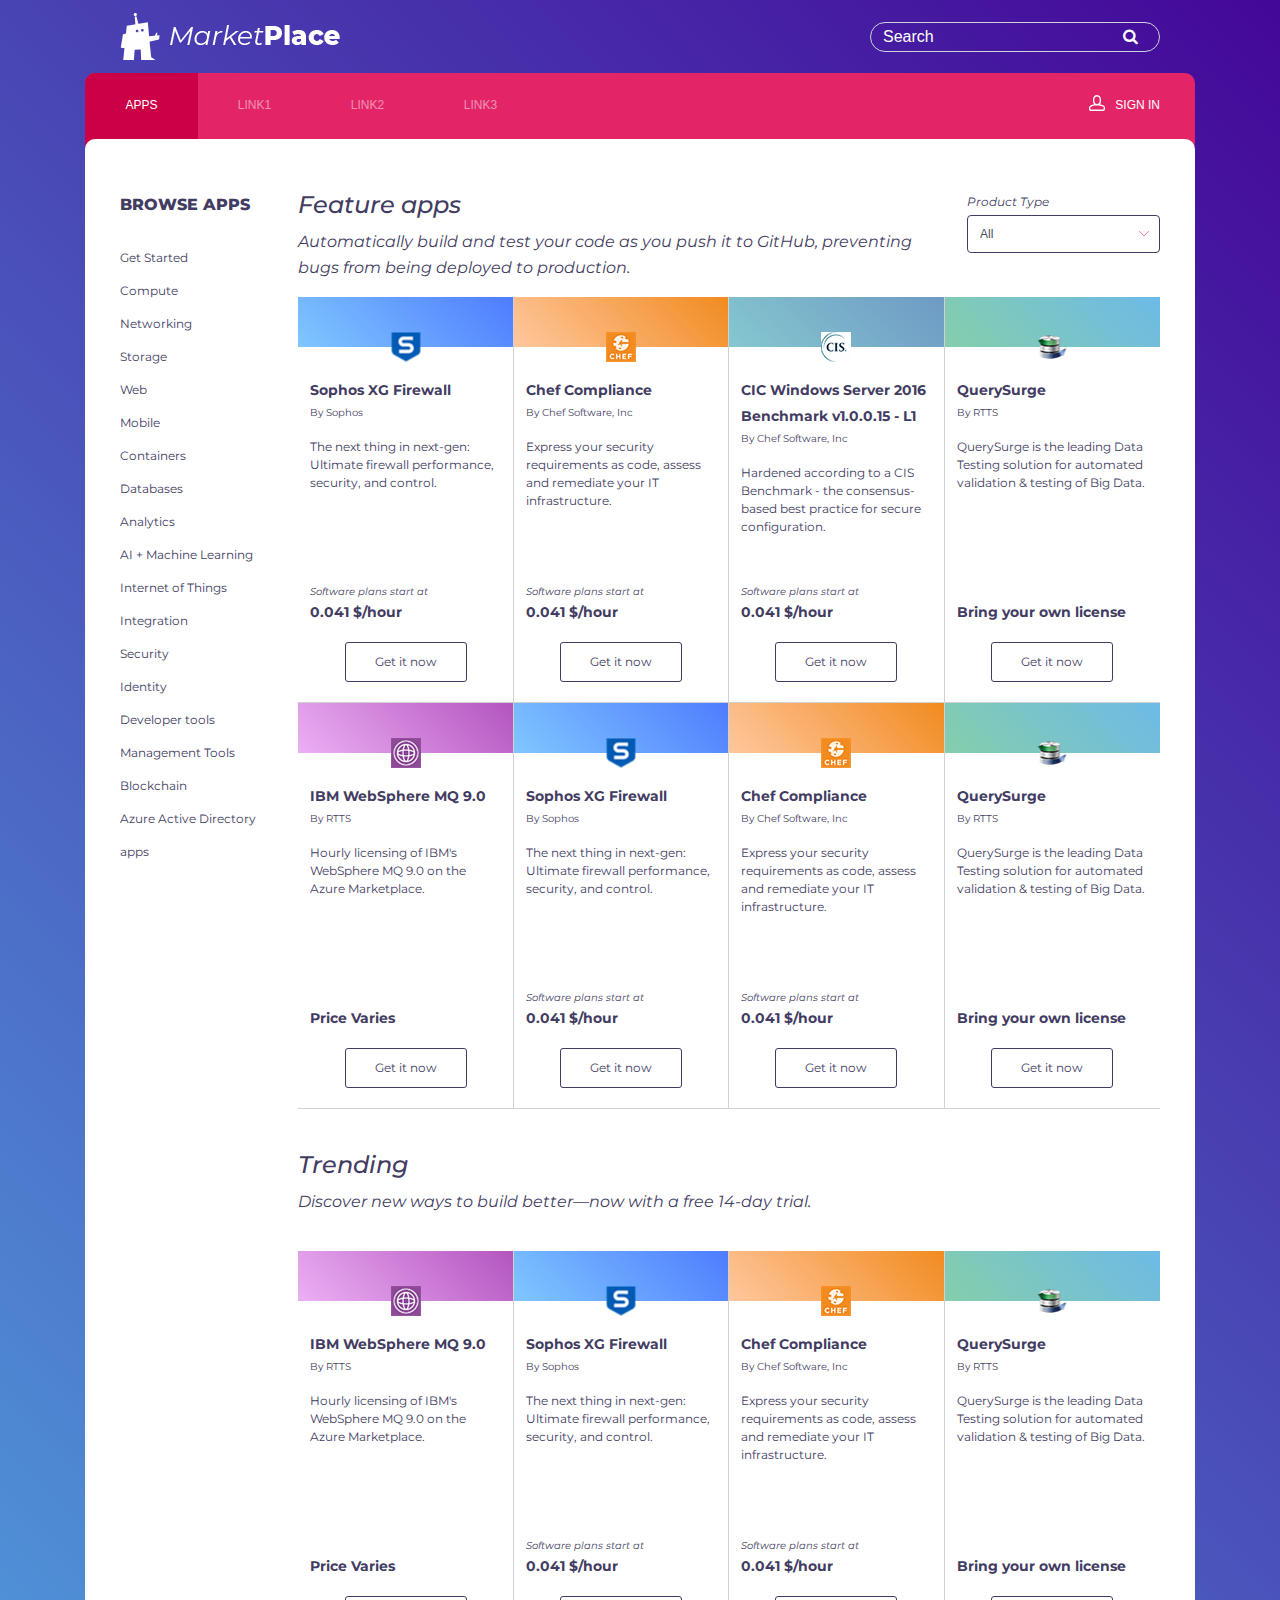
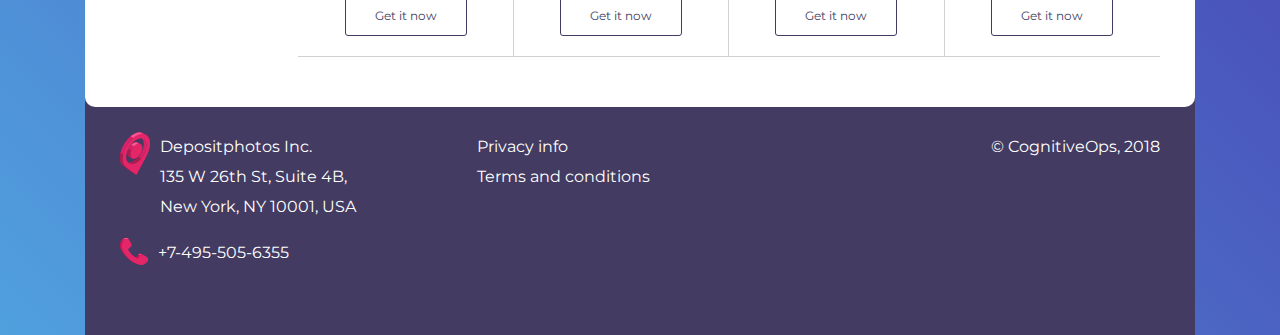
<file: index.html>
<!DOCTYPE html>
<html lang="en">
<head>
  <title>Marketplace</title>
  <meta charset="utf-8">
  <meta name="viewport" content="width=device-width, initial-scale=1">
  <link rel="stylesheet" href="https://maxcdn.bootstrapcdn.com/bootstrap/4.1.3/css/bootstrap.min.css">
  <link rel="stylesheet" href="style.css">
  <link rel="stylesheet" href="https://cdnjs.cloudflare.com/ajax/libs/font-awesome/4.7.0/css/font-awesome.min.css">
  <link href="https://fonts.googleapis.com/css?family=Montserrat:400,400i,500,500i,600,600i,700" rel="stylesheet">
  <script src="https://ajax.googleapis.com/ajax/libs/jquery/3.3.1/jquery.min.js"></script>
  <script src="https://cdnjs.cloudflare.com/ajax/libs/popper.js/1.14.3/umd/popper.min.js"></script>
  <script src="https://maxcdn.bootstrapcdn.com/bootstrap/4.1.3/js/bootstrap.min.js"></script>
  
</head>
<body>
<div class="container-fluid main_wrapper">
  <div class="container">
    <div class="header">
      <nav class="navbar navbar-dark  navbar-expand-lg  navbar_top">
        <a class="navbar-brand" href="#"><img src="images/logo.png"/></a>
        <button class="navbar-toggler" type="button" data-toggle="collapse" data-target="#navbarSupportedContent" aria-controls="navbarSupportedContent" aria-expanded="false" aria-label="Toggle navigation">
          <span class="navbar-toggler-icon"></span>
        </button>

        <div class="navbar-collapse justify-content-end search_nav">
          <form class="form-inline my-2 my-lg-0 search_input">
            <input class="form-control mr-sm-2" type="search" placeholder="Search" aria-label="Search">
            <button class="button_search bg-transparent" type="submit"><i class="fa fa-search"></i></button>
          </form>
        </div>
      </nav>
      <nav class="navbar navbar-dark navbar-expand-lg  navbar_bottom">     
        <div class="collapse navbar-collapse" id="navbarSupportedContent">
          <ul class="navbar-nav mr-auto">
            <li class="nav-item active">
              <a class="nav-link active" href="#">Apps<span class="sr-only">(current)</span></a>
            </li>
            <li class="nav-item">
              <a class="nav-link" href="#">Link1</a>
            </li>  
            <li class="nav-item">
              <a class="nav-link" href="#">Link2</a>
            </li>  
            <li class="nav-item">
              <a class="nav-link" href="#">Link3</a>
            </li> 
          </ul>
          <form class="form-inline my-2 my-lg-0">
            <a href="javascript:void(0)"><img src="images/user.png"/>Sign in</a>
            
          </form>
        </div>
      </nav>
    </div>
    <div class="main_content">
      <div class="row">
        <div class="col-12 col-sm-12 col-md-2 col-lg-2 main_content_left">
          <h3>Browse Apps <img class="float-right" src="images/back.png"></h3>
          <div class="ul_wrapper">
            <ul>
              <li><a href="javascript:void(0);">Get Started</a></li>
              <li><a href="javascript:void(0);">Compute</a></li>
              <li><a href="javascript:void(0);">Networking</a></li>
              <li><a href="javascript:void(0);">Storage</a></li>
              <li><a href="javascript:void(0);">Web</a></li>
              <li><a href="javascript:void(0);">Mobile</a></li>
              <li><a href="javascript:void(0);">Containers</a></li>
              <li><a href="javascript:void(0);">Databases</a></li>
              <li><a href="javascript:void(0);">Analytics</a></li>
              <li><a href="javascript:void(0);">AI + Machine Learning</a></li>
              <li><a href="javascript:void(0);">Internet of Things</a></li>
              <li><a href="javascript:void(0);">Integration</a></li>
              <li><a href="javascript:void(0);">Security</a></li>
              <li><a href="javascript:void(0);">Identity</a></li>
              <li><a href="javascript:void(0);">Developer tools</a></li>
              <li><a href="javascript:void(0);">Management Tools</a></li>
              <li><a href="javascript:void(0);">Blockchain</a></li>
              <li><a href="javascript:void(0);">Azure Active Directory apps</a></li>
            </ul>
          </div>
        </div>
        <div class="col-12 col-sm-12 col-md-10 col-lg-10 main_content_right">
          <div class="row">
            <div class="right_text col-sm-8 col-md-9 col-lg-9">
              <h2>Feature apps</h2>
              <p>Automatically build and test your code as you push it to GitHub, preventing bugs from being deployed to production.</p>             
            </div>
            <div class="right_text col-sm-4 col-md-3 col-lg-3">
              <div class="form-group">
                <label>Product Type</label>
                <select class="form-control" id="exampleFormControlSelect1">
                  <option>All</option>
                  <option>2</option>
                  <option>3</option>
                  <option>4</option>
                  <option>5</option>
                </select>
              </div>
            </div>
          </div>
          <div class="row">
            <div class="col-sm-12 col-md-12 col-lg-12 main_content_right">
              <div class="box_main row">
                <div class="col-12 col-sm-6  col-md-6 col-lg-3 box">
                  <div>
                    <div class="box_title">
                      <div class="title_top gradient_blue">
                        <img src="images/Small.png"/>
                      </div>
                    </div>
                    <div class="box_content_wrapper">
                        <div class="box_height">
                          <label>Sophos XG Firewall</label>
                          <span class="box_meta">By Sophos</span>
                          <div class="box_content">
                            The next thing in next-gen: Ultimate firewall performance, security, and control.
                          </div>
                        </div>
                        <div class="box_bottom">
                          <span>Software plans start at</span>
                          <span class="rate">0.041 $/hour</span>
                          <button type="button" class="btn btn_outline_pink">Get it now</button>
                        </div>
                    </div>
                  </div>
                </div>

                <div class="col-12 col-sm-6  col-md-6 col-lg-3 box">
                  <div>
                    <div class="box_title">
                      <div class="title_top  gradient_orange">
                        <img src="images/chef.png"/>
                      </div>
                    </div>
                    <div class="box_content_wrapper">
                        <div class="box_height">
                          <label>Chef Compliance</label>
                          <span class="box_meta">By Chef Software, Inc</span>
                          <div class="box_content">
                            Express your security requirements as code, assess and remediate your IT infrastructure.
                          </div>
                        </div>
                        <div class="box_bottom">
                          <span>Software plans start at</span>
                          <span class="rate">0.041 $/hour</span>
                          <button type="button" class="btn btn_outline_pink">Get it now</button>
                        </div>
                    </div>
                    
                  </div>
                </div> 

                <div class="col-12 col-sm-6  col-md-6 col-lg-3 box">
                  <div>
                    <div class="box_title">
                      <div class="title_top gradient_seagreen">
                        <img src="images/cis.png"/>
                      </div>
                    </div>
                    <div class="box_content_wrapper">
                        <div class="box_height">
                          <label>CIC Windows Server 2016 Benchmark v1.0.0.15 - L1</label>
                          <span class="box_meta">By Chef Software, Inc</span>
                          <div class="box_content">
                            Hardened according to a CIS Benchmark - the consensus-based best practice for secure configuration.
                          </div>
                        </div>
                        <div class="box_bottom">
                          <span>Software plans start at</span>
                          <span class="rate">0.041 $/hour</span>
                          <button type="button" class="btn btn_outline_pink">Get it now</button>
                        </div>
                    </div>
                    
                  </div>
                </div> 

                <div class="col-12 col-sm-6  col-md-6 col-lg-3 box box4">
                  <div>
                    <div class="box_title">
                      <div class="title_top gradient_green">
                        <img src="images/grid.png"/>
                      </div>
                    </div>
                    <div class="box_content_wrapper">
                        <div class="box_height">
                          <label>QuerySurge</label>
                          <span class="box_meta">By RTTS</span>
                          <div class="box_content">
                            QuerySurge is the leading Data Testing solution for automated validation & testing of Big Data.
                          </div>
                        </div>
                        <div class="box_bottom">
                          <span style="visibility: hidden">Software plans start at</span>
                          <span class="rate">Bring your own license</span>
                          <button type="button" class="btn btn_outline_pink">Get it now</button>
                        </div>
                    </div>
                    
                  </div>
                </div> 

                <div class="col-12 col-sm-6  col-md-6 col-lg-3 box">
                  <div>
                    <div class="box_title">
                      <div class="title_top gradient_pink">
                        <img src="images/round.png"/>
                      </div>
                    </div>
                    <div class="box_content_wrapper">
                      <div class="box_height">
                        <label>IBM WebSphere MQ 9.0</label>
                        <span class="box_meta">By RTTS</span>
                        <div class="box_content">
                          Hourly licensing of IBM's WebSphere MQ 9.0 on the Azure Marketplace.
                        </div>
                      </div>
                        <div class="box_bottom">
                          <span style="visibility: hidden">Software plans start at</span>
                          <span class="rate">Price Varies</span>
                          <button type="button" class="btn btn_outline_pink">Get it now</button>
                        </div>
                    </div>
                    
                  </div>
                </div>    


                <div class="col-12 col-sm-6  col-md-6 col-lg-3 box">
                  <div>
                    <div class="box_title">
                      <div class="title_top gradient_blue">
                        <img src="images/Small.png"/>
                      </div>
                    </div>
                    <div class="box_content_wrapper">
                      <div class="box_height">
                        <label>Sophos XG Firewall</label>
                        <span class="box_meta">By Sophos</span>
                        <div class="box_content">
                          The next thing in next-gen: Ultimate firewall performance, security, and control.
                        </div>
                      </div>
                        <div class="box_bottom">
                          <span>Software plans start at</span>
                          <span class="rate">0.041 $/hour</span>
                          <button type="button" class="btn btn_outline_pink">Get it now</button>
                        </div>
                    </div>
                    
                  </div>
                </div> 

                <div class="col-12 col-sm-6  col-md-6 col-lg-3 box">
                  <div>
                    <div class="box_title">
                      <div class="title_top  gradient_orange">
                        <img src="images/chef.png"/>
                      </div>
                    </div>
                    <div class="box_content_wrapper">
                      <div class="box_height">
                        <label>Chef Compliance</label>
                        <span class="box_meta">By Chef Software, Inc</span>
                        <div class="box_content">
                          Express your security requirements as code, assess and remediate your IT infrastructure.
                        </div>
                      </div>
                        <div class="box_bottom">
                          <span>Software plans start at</span>
                          <span class="rate">0.041 $/hour</span>
                          <button type="button" class="btn btn_outline_pink">Get it now</button>
                        </div>
                    </div>
                    
                  </div>
                </div>  
                <div class="col-12 col-sm-6  col-md-6 col-lg-3 box box4">
                  <div>
                    <div class="box_title">
                      <div class="title_top gradient_green">
                        <img src="images/grid.png"/>
                      </div>
                    </div>
                    <div class="box_content_wrapper">
                      <div class="box_height">
                        <label>QuerySurge</label>
                        <span class="box_meta">By RTTS</span>
                        <div class="box_content">
                          QuerySurge is the leading Data Testing solution for automated validation & testing of Big Data.
                        </div>
                      </div>
                        <div class="box_bottom">
                          <span style="visibility: hidden">Software plans start at</span>
                          <span class="rate">Bring your own license</span>
                          <button type="button" class="btn btn_outline_pink">Get it now</button>
                        </div>
                    </div>
                  </div>
                </div> 
              </div>
            </div>
          </div>
          <div class="row m-t-40">
            <div class="right_text col-sm-12 col-md-12 col-lg-12">
              <h2>Trending</h2>
              <p>Discover new ways to build better—now with a free 14-day trial.</p>             
            </div>
          </div>

          <div class="row m-t-20">
            <div class="col-sm-12 col-md-12 col-lg-12 main_content_right">
              <div class="box_main row">
                <div class="col-12 col-sm-6  col-md-6 col-lg-3 box">
                  <div>
                    <div class="box_title">
                      <div class="title_top gradient_pink">
                        <img src="images/round.png"/>
                      </div>
                    </div>
                    <div class="box_content_wrapper">
                      <div class="box_height">
                        <label>IBM WebSphere MQ 9.0</label>
                        <span class="box_meta">By RTTS</span>
                        <div class="box_content">
                          Hourly licensing of IBM's WebSphere MQ 9.0 on the Azure Marketplace.
                        </div>
                      </div>
                        <div class="box_bottom">
                          <span style="visibility: hidden">Software plans start at</span>
                          <span class="rate">Price Varies</span>
                          <button type="button" class="btn btn_outline_pink">Get it now</button>
                        </div>
                    </div>
                    
                  </div>
                </div>

                <div class="col-12 col-sm-6  col-md-6 col-lg-3 box">
                  <div>
                    <div class="box_title">
                      <div class="title_top gradient_blue">
                        <img src="images/Small.png"/>
                      </div>
                    </div>
                    <div class="box_content_wrapper">
                      <div class="box_height">
                        <label>Sophos XG Firewall</label>
                        <span class="box_meta">By Sophos</span>
                        <div class="box_content">
                          The next thing in next-gen: Ultimate firewall performance, security, and control.
                        </div>
                      </div>
                        <div class="box_bottom">
                          <span>Software plans start at</span>
                          <span class="rate">0.041 $/hour</span>
                          <button type="button" class="btn btn_outline_pink">Get it now</button>
                        </div>
                    </div>
                    
                  </div>
                </div> 

                <div class="col-12 col-sm-6  col-md-6 col-lg-3 box">
                  <div>
                    <div class="box_title">
                      <div class="title_top  gradient_orange">
                        <img src="images/chef.png"/>
                      </div>
                    </div>
                    <div class="box_content_wrapper">
                        <div class="box_height">
                          <label>Chef Compliance</label>
                          <span class="box_meta">By Chef Software, Inc</span>
                          <div class="box_content">
                            Express your security requirements as code, assess and remediate your IT infrastructure.
                          </div>
                        </div>
                        <div class="box_bottom">
                          <span>Software plans start at</span>
                          <span class="rate">0.041 $/hour</span>
                          <button type="button" class="btn btn_outline_pink">Get it now</button>
                        </div>
                    </div>
                    
                  </div>
                </div> 

                <div class="col-12 col-sm-6  col-md-6 col-lg-3 box box4">
                  <div>
                    <div class="box_title">
                      <div class="title_top gradient_green">
                        <img src="images/grid.png"/>
                      </div>
                    </div>
                    <div class="box_content_wrapper">
                      <div class="box_height">
                        <label>QuerySurge</label>
                        <span class="box_meta">By RTTS</span>
                        <div class="box_content">
                          QuerySurge is the leading Data Testing solution for automated validation & testing of Big Data.
                        </div>
                      </div>
                        <div class="box_bottom">
                          <span style="visibility: hidden">Software plans start at</span>
                          <span class="rate">Bring your own license</span>
                          <button type="button" class="btn btn_outline_pink">Get it now</button>
                        </div>
                    </div>
                  </div>
                </div> 
                 
              </div>
            </div>
          </div>
        </div>
      </div>
    </div>
    <div class="footer">
      <div class="row">
        <div class="col-12 col-sm-6 col-md-4 col-lg-4">
          <ul>
            <li>
              <img src="images/placeholder.png"/>
              <address>
                Depositphotos Inc.<br/>
                135 W 26th St, Suite 4B,<br/>
                New York, NY 10001, USA                
              </address>
            </li>
            <li>
              <img src="images/phone.png"/>
              <p>+7-495-505-6355</p>
            </li>
          </ul>
        </div>
        <div class="col-12 col-sm-6 col-md-5 col-lg-5">
          <ul>
            <li>Privacy info</li>
            <li>Terms and conditions</li>
          </ul>
        </div>
        <div class="col-12 col-sm-12 col-md-3 col-lg-3 copyright">
          <ul>
            <li>&copy; CognitiveOps, 2018</li>
          </ul>
        </div>
      </div>
    </div>
  </div>
</div>
<script type="text/javascript">
    $(document).ready(function() {
        $("body").delegate('.main_content_left h3', "click", function(event) {
            $('.main_content_left .ul_wrapper').slideToggle();

        });
        $(window).on("load resize",function(e){
          if($(window).width()>=768){
            $('.main_content_left .ul_wrapper').css('display','block');
          } 
        })
    });
</script>
</body>
</html>
</file>
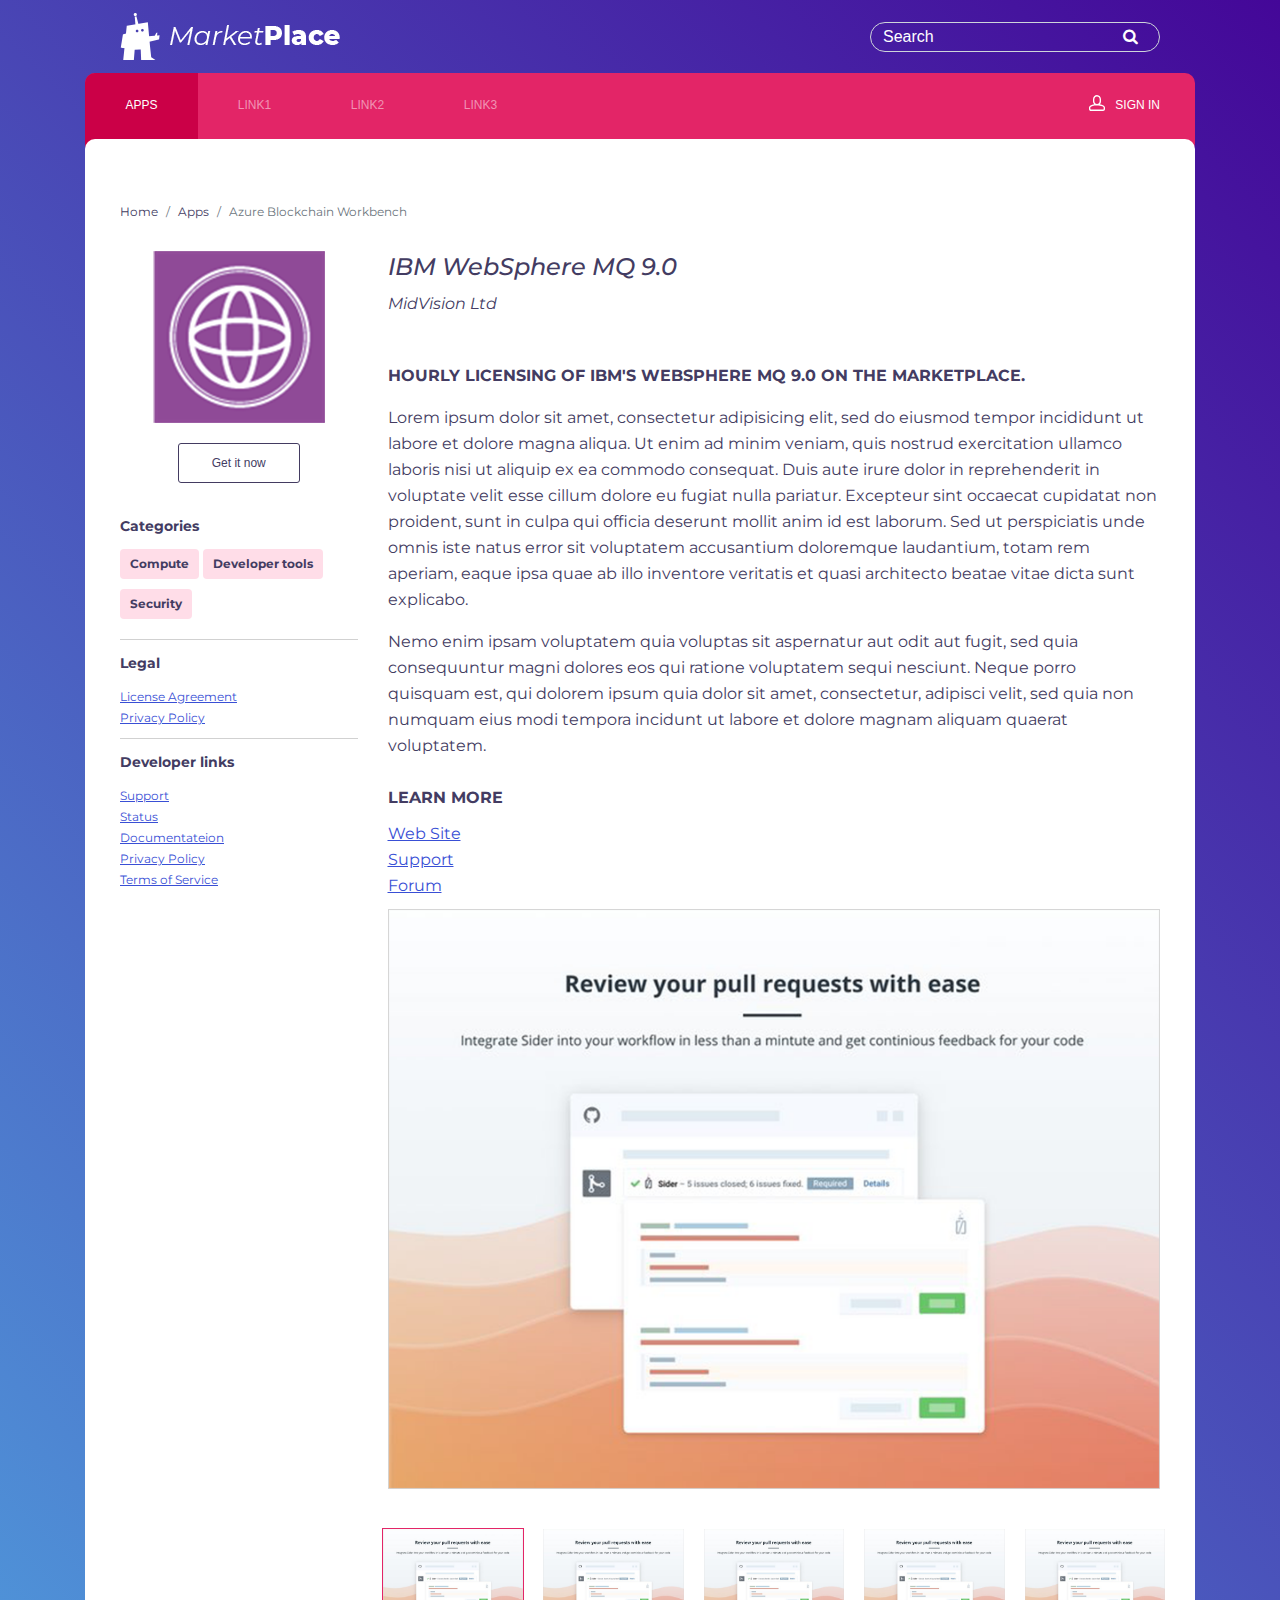
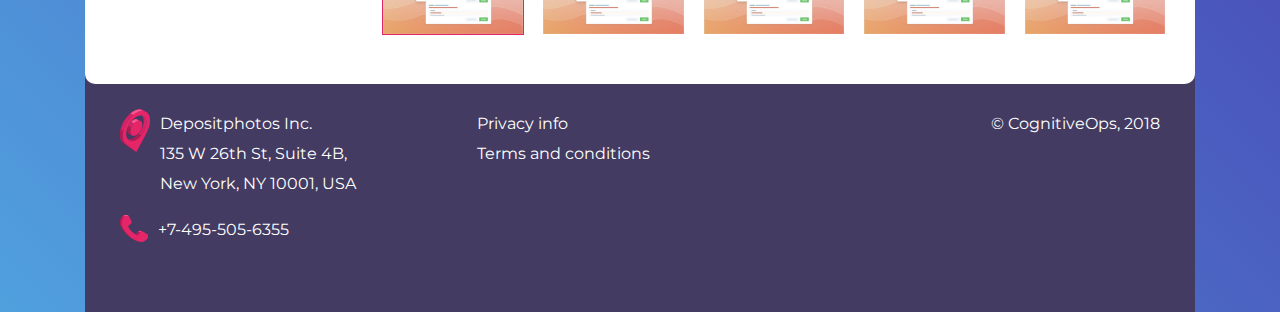
<file: apps_detail.html>
<!DOCTYPE html>
<html lang="en">
<head>
  <title>Marketplace</title>
  <meta charset="utf-8">
  <meta name="viewport" content="width=device-width, initial-scale=1">
  <link rel="stylesheet" href="https://maxcdn.bootstrapcdn.com/bootstrap/4.1.3/css/bootstrap.min.css">
  <link rel="stylesheet" href="style.css">
  <link rel="stylesheet" href="https://cdnjs.cloudflare.com/ajax/libs/font-awesome/4.7.0/css/font-awesome.min.css">
  <link href="https://fonts.googleapis.com/css?family=Montserrat:400,400i,500,500i,600,600i,700" rel="stylesheet">
  <script src="https://ajax.googleapis.com/ajax/libs/jquery/3.3.1/jquery.min.js"></script>
  <script src="https://cdnjs.cloudflare.com/ajax/libs/popper.js/1.14.3/umd/popper.min.js"></script>
  <script src="https://maxcdn.bootstrapcdn.com/bootstrap/4.1.3/js/bootstrap.min.js"></script>
  
</head>
<body>
<div class="container-fluid main_wrapper">
  <div class="container">
    <div class="header">
      <nav class="navbar navbar-dark  navbar-expand-lg  navbar_top">
        <a class="navbar-brand" href="#"><img src="images/logo.png"/></a>
        <button class="navbar-toggler" type="button" data-toggle="collapse" data-target="#navbarSupportedContent" aria-controls="navbarSupportedContent" aria-expanded="false" aria-label="Toggle navigation">
          <span class="navbar-toggler-icon"></span>
        </button>

        <div class="navbar-collapse justify-content-end search_nav">
          <form class="form-inline my-2 my-lg-0 search_input">
            <input class="form-control mr-sm-2" type="search" placeholder="Search" aria-label="Search">
            <button class="button_search bg-transparent" type="submit"><i class="fa fa-search"></i></button>
          </form>
        </div>
      </nav>
      <nav class="navbar navbar-dark navbar-expand-lg  navbar_bottom">     
        <div class="collapse navbar-collapse" id="navbarSupportedContent">
          <ul class="navbar-nav mr-auto">
            <li class="nav-item active">
              <a class="nav-link active" href="#">Apps<span class="sr-only">(current)</span></a>
            </li>
            <li class="nav-item">
              <a class="nav-link" href="#">Link1</a>
            </li>  
            <li class="nav-item">
              <a class="nav-link" href="#">Link2</a>
            </li>  
            <li class="nav-item">
              <a class="nav-link" href="#">Link3</a>
            </li> 
          </ul>
          <form class="form-inline my-2 my-lg-0">
            <a href="javascript:void(0)"><img src="images/user.png"/>Sign in</a>
            
          </form>
        </div>
      </nav>
    </div>

    <div class="main_content">
      <nav aria-label="breadcrumb">
        <ol class="breadcrumb">
          <li class="breadcrumb-item"><a href="javascript:void(0);">Home</a></li>
          <li class="breadcrumb-item" aria-current="page">Apps</li>
          <li class="breadcrumb-item active" aria-current="page">Azure Blockchain Workbench</li>
        </ol>
      </nav>
      <div class="row">
        <div class="col-12 col-sm-12 col-md-3 col-lg-3 main_content_left">
          <div class="app_image_wrappper">
            <div class="app_image">
              <img src="images/Large.png"/>
            </div>
            <button type="button" class="btn btn_outline_pink">Get it now</button>
          </div>
          <div class="listing">
            <p>Categories</p>
            <span class="badge badge-pink">Compute</span>
            <span class="badge badge-pink">Developer tools</span>
            <span class="badge badge-pink">Security</span>
          </div>
          <div class="listing">
            <p>Legal</p>
            <ul>
              <li><a href="javascript:void(0);">License Agreement</a></li>
              <li><a href="javascript:void(0);">Privacy Policy</a></li>
            </ul>
          </div>
          <div class="listing no_border_bottom">
            <p>Developer links</p>
            <ul>
              <li><a href="javascript:void(0);">Support</a></li>
              <li><a href="javascript:void(0);">Status</a></li>
              <li><a href="javascript:void(0);">Documentatеion</a></li>
              <li><a href="javascript:void(0);">Privacy Policy</a></li>
              <li><a href="javascript:void(0);">Terms of Service</a></li>
            </ul>
          </div>
        </div>
        <div class="col-12 col-sm-12 col-md-9 col-lg-9 main_content_right">
          <div class="row">
            <div class="right_text col-sm-12 col-md-12 col-lg-12">
              <h2>IBM WebSphere MQ 9.0</h2>
              <p>MidVision Ltd</p>             
            </div>
            <div class="right_text right_text_para col-sm-12 col-md-12 col-lg-12">
              <p class="text_caps font_bold">Hourly licensing of IBM's WebSphere MQ 9.0 on the Marketplace.</p>
              <p>Lorem ipsum dolor sit amet, consectetur adipisicing elit, sed do eiusmod tempor incididunt ut labore et dolore magna aliqua. Ut enim ad minim veniam, quis nostrud exercitation ullamco laboris nisi ut aliquip ex ea commodo consequat. Duis aute irure dolor in reprehenderit in voluptate velit esse cillum dolore eu fugiat nulla pariatur. Excepteur sint occaecat cupidatat non proident, sunt in culpa qui officia deserunt mollit anim id est laborum. Sed ut perspiciatis unde omnis iste natus error sit voluptatem accusantium doloremque laudantium, totam rem aperiam, eaque ipsa quae ab illo inventore veritatis et quasi architecto beatae vitae dicta sunt explicabo.</p>
              <p>
Nemo enim ipsam voluptatem quia voluptas sit aspernatur aut odit aut fugit, sed quia consequuntur magni dolores eos qui ratione voluptatem sequi nesciunt. Neque porro quisquam est, qui dolorem ipsum quia dolor sit amet, consectetur, adipisci velit, sed quia non numquam eius modi tempora incidunt ut labore et dolore magnam aliquam quaerat voluptatem.</p>
              <div class="listing no_border_bottom inner">
                <p class="text_caps">Learn more</p>
                <ul>
                  <li><a href="javascript:void(0);">Web Site</a></li>
                  <li><a href="javascript:void(0);">Support</a></li>
                  <li><a href="javascript:void(0);">Forum</a></li>
                </ul>
              </div>
            </div>
            <div class="right_text col-sm-12 col-md-12 col-lg-12">
              <div id="slider" class="slider">
                <div class="slider-content">
                  <div class="mySlides">
                    <img src="images/slide1.png" style="width:100%">
                  </div>
                  <div class="mySlides">
                    <img src="images/slide1.png" style="width:100%">
                  </div>
                  <div class="mySlides">
                    <img src="images/slide1.png" style="width:100%">
                  </div>
                  <div class="mySlides">
                    <img src="images/slide1.png" style="width:100%">
                  </div>
                  <div class="mySlides">
                    <img src="images/slide1.png" style="width:100%">
                  </div>
                  <div class="row m-t-40">
                    <div class="column">
                      <img class="demo cursor" src="images/slide1.png" style="width:100%" onclick="currentSlide(1)" alt="slide1">
                    </div>
                    <div class="column">
                      <img class="demo cursor" src="images/slide1.png" style="width:100%" onclick="currentSlide(2)" alt="slide2">
                    </div>
                    <div class="column">
                      <img class="demo cursor" src="images/slide1.png" style="width:100%" onclick="currentSlide(3)" alt="slide3">
                    </div>
                    <div class="column">
                      <img class="demo cursor" src="images/slide1.png" style="width:100%" onclick="currentSlide(4)" alt="slide4">
                    </div>
                    <div class="column">
                      <img class="demo cursor" src="images/slide1.png" style="width:100%" onclick="currentSlide(5)" alt="slide5">
                    </div>
                  </div>
                </div>
              </div>
            </div>
          </div>
        </div>
      </div>
    </div>
    <div class="footer">
      <div class="row">
        <div class="col-12 col-sm-6 col-md-4 col-lg-4">
          <ul>
            <li>
              <img src="images/placeholder.png"/>
              <address>
                Depositphotos Inc.<br/>
                135 W 26th St, Suite 4B,<br/>
                New York, NY 10001, USA                
              </address>
            </li>
            <li>
              <img src="images/phone.png"/>
              <p>+7-495-505-6355</p>
            </li>
          </ul>
        </div>
        <div class="col-12 col-sm-6 col-md-5 col-lg-5">
          <ul>
            <li>Privacy info</li>
            <li>Terms and conditions</li>
          </ul>
        </div>
        <div class="col-12 col-sm-12 col-md-3 col-lg-3 copyright">
          <ul>
            <li>&copy; CognitiveOps, 2018</li>
          </ul>
        </div>
      </div>
    </div>
  </div>
</div>
<script>

var slideIndex = 1;
showSlides(slideIndex);



function currentSlide(n) {
  showSlides(slideIndex = n);
}

function showSlides(n) {
  var i;
  var slides = document.getElementsByClassName("mySlides");
  var dots = document.getElementsByClassName("demo");
  var captionText = document.getElementById("caption");
  if (n > slides.length) {slideIndex = 1}
  if (n < 1) {slideIndex = slides.length}
  for (i = 0; i < slides.length; i++) {
      slides[i].style.display = "none";
  }
  for (i = 0; i < dots.length; i++) {
      dots[i].className = dots[i].className.replace(" active", "");
  }
  slides[slideIndex-1].style.display = "block";
  dots[slideIndex-1].className += " active";
  
}
</script>
</body>
</html>
</file>
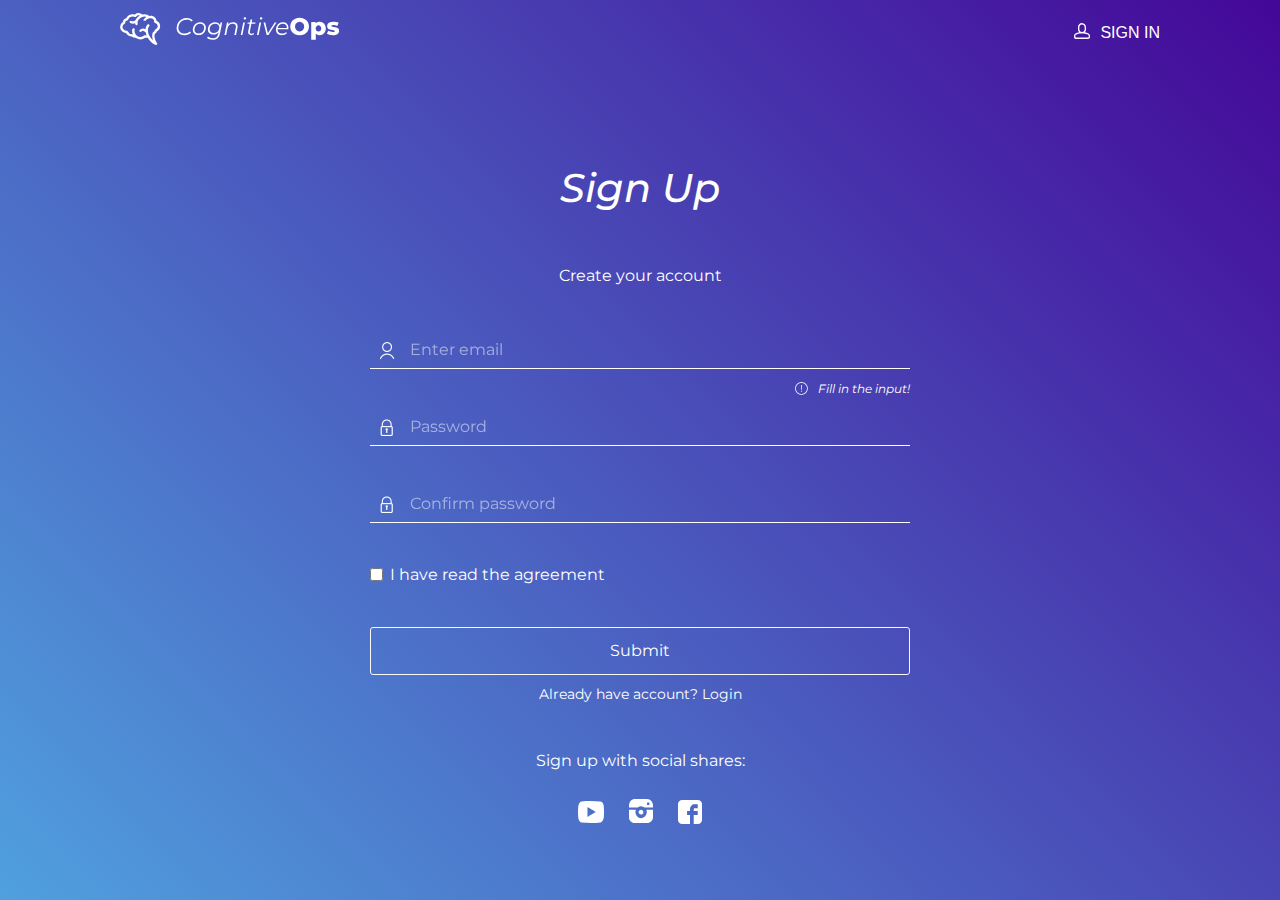
<file: signup.html>
<!DOCTYPE html>
<html lang="en">
<head>
  <title>Marketplace</title>
  <meta charset="utf-8">
  <meta name="viewport" content="width=device-width, initial-scale=1">
  <link rel="stylesheet" href="https://maxcdn.bootstrapcdn.com/bootstrap/4.1.3/css/bootstrap.min.css">
  <link rel="stylesheet" href="style.css">
  <link rel="stylesheet" href="https://cdnjs.cloudflare.com/ajax/libs/font-awesome/4.7.0/css/font-awesome.min.css">
  <link href="https://fonts.googleapis.com/css?family=Montserrat:400,400i,500,500i,600,600i,700" rel="stylesheet">
  <script src="https://ajax.googleapis.com/ajax/libs/jquery/3.3.1/jquery.min.js"></script>
  <script src="https://cdnjs.cloudflare.com/ajax/libs/popper.js/1.14.3/umd/popper.min.js"></script>
  <script src="https://maxcdn.bootstrapcdn.com/bootstrap/4.1.3/js/bootstrap.min.js"></script>
  
</head>
<body>
<div class="container-fluid main_wrapper">
  <div class="container">
    <div class="header">
      <nav class="navbar navbar-dark  navbar-expand-lg  navbar_top signup_top">
        <a class="navbar-brand" href="#">
          <svg xmlns="http://www.w3.org/2000/svg" viewBox="0 0 219 32" width="219" height="32">
            <defs>
              <filter id="flt1"> <feColorMatrix in="SourceGraphic" type="matrix" values="0 0 0 0 1   0 0 0 0 1   0 0 0 0 1   0 0 0 1 0" /> </filter>
              <image width="219" height="32" id="img1" href="[data-uri]"/>
            </defs>
            <style>
              tspan { white-space:pre }
            </style>
            <use id="CognitiveOps" style="filter: url(#flt1)" href="#img1" transform="matrix(1.001,0,0,1,0,0)"/>
          </svg>
        </a>
        <div class="navbar-collapse justify-content-end signup">
          <form class="form-inline my-2 my-lg-0">
            <a href="javascript:void(0)"><img src="images/user.png"/>Sign in</a>
          </form>
        </div>
      </nav>
     
    </div>
    <div class="signup_wrapper wrapper">
      <div class="row">
        <div class="col-12 col-sm-12 col-md-12 col-lg-6 offset-lg-3">
          <form class="signupform">
            <h2>Sign Up</h2>
            <p>Create your account</p>
            <div class="form-group">
              <img class="input_img" src="images/account.png"/>
              <input type="email" class="form-control"  aria-describedby="emailHelp" placeholder="Enter email">
              <small id="emailHelp" class="form-text text-right warning"><img src="images/warning.png"/>Fill in the input!</small>
            </div>
            <div class="form-group">
              <img class="input_img" src="images/padlock.png"/>
              <input type="password" class="form-control" id="exampleInputPassword1" placeholder="Password">
            </div>
            <div class="form-group">
              <img class="input_img" src="images/padlock.png"/>
              <input type="password" class="form-control" id="exampleInputPassword1" placeholder="Confirm password">
            </div>
            <div class="form-group form-check">
              <input type="checkbox" class="form-check-input" id="exampleCheck1">
              <label class="form-check-label" for="exampleCheck1">I have read the agreement</label>
            </div>
            <button type="submit" class="btn btn-outline-light">Submit</button>
            <small class="form-text text-center">Already have account? <a href="javascript:void(0);">Login</a></small>
          </form>
          <div class="social_shares">
            <p>Sign up with social shares:</p>
            <div class="social_icons">
              <img src="images/play.png"/>
              <img src="images/insta.png"/>
              <img src="images/fb.png"/>


            </div>
          </div>
        </div>
      </div>
    </div>
    
  </div>
</div>

</body>
</html>
</file>
<file: style.css>
ul{
	padding: 0; 
}
ul li{
	list-style: none;
}
.no_border_bottom{
	border-bottom: 0px !important;
}
.text_caps{
	text-transform: uppercase;
}
.font_bold{
	font-weight: bold;
}
.main_wrapper{
	background-image: linear-gradient(225deg, #440798 0%, #50a0de 100%);
	display: flex;
	min-height: 100vh;
}
.m-t-40{
    margin-top: 40px;
}
.m-t-20{
    margin-top: 20px;
}
.navbar_top{
	background-color: transparent ;
	padding-right: 35px;
	padding-left: 35px; 
}
.navbar_bottom{
	border-radius: 10px;
	background-color: #e32567 ;
	padding: 0;
	overflow: hidden;
}
.navbar_bottom ul{
	height: 80px;
}
.navbar_bottom ul li{
    width: 113px;
    text-align: center;
    line-height: 45px;
}
.navbar_bottom ul li a{
	padding: 0;
	height: 100%;
	line-height: 65px;
	color: #fff;
	text-transform: uppercase;
	font-size: 12px;
}
.navbar_bottom ul li a.active{
	background-color: #cb0047;
	color: #fff;
}
.navbar_bottom ul li a:hover{
	background-color: #cb0047;
	color: #fff;
}
.navbar_bottom form{
	height: 80px;
    padding-right: 35px;
}
.navbar_bottom form a{
    height: 100%;
    line-height: 65px;
    color: #fff;
    text-transform: uppercase;
    font-size: 12px;
}
.navbar_bottom form a img{
	margin-right: 10px;
    margin-top: -7px;
}
.search_input{
	position: relative;
	width: 290px;
}
.search_input input{
	width: 100% !important;
    border-radius: 30px;
    background: transparent;
    color: #fff !important;
    padding-right: 30px;
    height: 30px;
    margin: 0 !important;
}
.search_input input:focus{
	background-color: transparent !important;
}
.search_input input::-webkit-input-placeholder{
    color: #fff !important;
}
.search_input input::-moz-placeholder{
    color: #fff !important;
}
.search_input input:-ms-input-placeholder{
    color: #fff !important;
}
.search_input input:-o-input-placeholder{
    color: #fff !important;
}
.search_input .button_search{
	border: 0;
	position: absolute;
	top: 50%;
    -webkit-transform: translateY(-50%);
    transform: translateY(-50%);
    right: 1em;

}
.search_input .button_search i{
	color: #fff;
}
i.fa-user-o{
	margin-right: 10px; 
}
.main_content{
	background-color: #fff;
	border-radius: 10px;
	position: relative;
	margin-top: -14px;
	padding: 50px 35px;
}
.main_content .breadcrumb{
	padding: 10px 0;
	background-color: transparent;
	font-size: 12px;
	line-height: 26px;
	color: rgb(67,60,98);
	font-family: "Montserrat";
}
.main_content .breadcrumb a{
	color: rgb(67,60,98);
}
.main_content ul{
	padding: 0;
	margin-top: 20px;
}
.main_content ul li{
	list-style: none;	
	line-height: 32px;	
}
.main_content ul li a{
	font-size: 12px;
	color: rgb(67,60,98);
	font-family: "Montserrat";
}
.main_content ul li a:hover{
	color: #e42568;
}

.main_content_left h3{
	font-size: 16px;
	line-height: 32px;
	color: rgb(67,60,98);
	font-family: "Montserrat";
	font-weight: 800;
	text-transform: uppercase;
}
.main_content_left h3 img{
	display: none;
}
.right_text h2{
	font-size: 24px;
	line-height: 32px;
	color: rgb(67,60,98);
	font-family: "Montserrat";
	font-style: italic;
}
.right_text p{
	font-size: 16px;
	line-height: 26px;
	color: rgb(67,60,98);
	font-family: "Montserrat";
	font-style: italic;
}
.right_text .form-group label{
	font-size: 12px;
	line-height: 26px;
	color: rgb(67,60,98);
	font-family: "Montserrat";
	font-style: italic;
	margin: 0;
}
.right_text .form-group select{
	-webkit-appearance: none;
	  -moz-appearance: none;
	  appearance: none;
	  padding-right: 20px;
	  background: url("images/back.png") ;
	  background-repeat: no-repeat;
	  background-position: top 15px right 10px;
	  font-size: 12px;
	  border: 1px solid #433b61;
	  height: 30px;
	  line-height: 10px;
}
.box_main {
	margin: 0;
}
.no_right_border{

}
.box{
	padding: 0;
	border-right: 1px solid #d1d1d1;
	border-bottom: 1px solid #d1d1d1;
	font-family: "Montserrat";
}
.box.box4{
	border-right: 0;
}
.box:hover{
	box-shadow: 0px 3px 15px rgba(0,0,0,0.45);
	outline:1px solid #e32567;
	z-index: 1;
    border: 1ps solid transparent;
}
.gradient_blue{
	background-image: linear-gradient(225deg, #4f7cff 0%, #7fc7ff 100%);
}
.gradient_orange{
	background-image: linear-gradient(225deg, #f18b1f 0%, #ffc79e 100%, #4f7cff 100%);
}
.gradient_seagreen{
	background-image: linear-gradient(225deg, #6e9ac4 0%, #85c7cf 100%, #4f7cff 100%);
}
.gradient_green{
	background-image: linear-gradient(225deg, #6dbae7 0%, #85ceab 100%, #4f7cff 100%);
}
.gradient_pink{
	background-image: linear-gradient(225deg, #b355bf 0%, #ecaff4 100%, #4f7cff 100%);
}
.box .box_title .title_top{
	height: 50px;
	position: relative;
}
.box .box_title .title_top img{
	position: absolute;
    left: 50%;
    top: 100%;
    transform: translate(-50% , -50%);
}
.box .box_content_wrapper{
	padding: 0 12px;
}
.box .box_content_wrapper .box_height{
    max-height: 235px;
    min-height: 235px;
}
.box .box_content_wrapper label{
	font-size: 14px;
	line-height: 26px;
	color: rgb(67,60,98);
	font-weight: bold;
    margin-top: 30px;
    margin-bottom: 0px;
}
.box .box_content_wrapper .box_meta{
	display: block;
	font-size: 10px;
	line-height: 20px;
	color: rgb(67,60,98);
}
.box .box_content{
	font-size: 12px;
	line-height: 18px;
	color: rgb(67,60,98);
    margin-top: 15px;
    min-height: 110px;
    max-height: 110px;
}
.box .box_bottom span{
	font-size: 10px;
	display: block;
	line-height: 20px;
	color: rgb(67,60,98);
	font-style: italic;
}
.box .box_bottom span.rate{
	font-size: 14px;
	line-height: 20px;
	color: rgb(67,60,98);
    font-weight: bold;
    font-style: normal;
}
.btn_outline_pink{
	display: block;
    margin: 20px auto;
    border-radius: 0px;
    font-size: 12px;
    color: rgb(67,60,98);
    height: 40px;
	border-radius: 3px;
	background-color: #fff;
	border: 1px solid #433b61;
	width: 122px;
}
.btn_outline_pink:hover{
	background-color: #e32567;
	color: #fff;
	font-weight: bold;
	border-color: #e32567;
}
.badge-pink{
	font-family: "Montserrat";
	color: rgb(67,60,98);
	padding: 0 10px;
    background-color: #ffdde8;
    height: 30px;
    line-height: 29px;
    margin-bottom: 10px;
}

.footer{
	background-color: #433b61;
	color: #fff;
	padding: 35px;
    margin-top: -10px;
}
.footer li{
	display: flex;
	align-items: flex-start;
	font-size: 16px;
	line-height: 30px;
	color: rgb(255,255,255);
	font-family: "Montserrat";
	
}

.footer li img{
	margin-right: 10px;
}
.footer .copyright li{
	justify-content: flex-end;
}
.navbar-toggler-icon{
	color: #fff !important;
}
/* sign up page */
.signup_wrapper{
    display: flex;
    flex-direction: column;
    justify-content: center;    
    min-height: 90vh;
}
.signup form a{
	color: #fff;
	text-transform: uppercase;
}
.signup form a img{
    margin-right: 10px;
    margin-top: -7px;
}
.signupform{
	font-family: "Montserrat";
    margin-top: 40px;
}
.signupform h2{
	font-size: 40px;
	line-height: 80px;
	color: rgb(255,255,255);
	font-style: italic;;
	text-align: center;
}
.signupform p{
	font-size: 16px;
	line-height: 80px;
	color: rgb(255,255,255);
	text-align: center;
}
.signupform button{
	width: 100%;
	height: 48px;
	border-radius: 3px;
	font-size: 16px;
	line-height: 28px;
	color: rgb(255,255,255);
	
}
.signupform .form-group small.warning{
	position: absolute;
	line-height: 20px;
	margin: 0;
    margin: 0;
    right: 0;
    padding-top: 5px;
    font-size: 12px;
	line-height: 30px;
	color: rgb(255,255,255);
	font-style: italic;
}
.signupform .form-group small.warning img{
	margin-right: 10px;
	margin-top: -3px;
}
.signupform small{
	color: #fff;
	font-size: 14px;
	line-height: 30px;
	color: rgb(255,255,255);
	
	text-align: center;
}
.signupform small a{
	color: #fff;
}
.signupform .form-group{
	position: relative;
	margin-bottom: 2.5rem;
}
.signupform .form-group.form-check label{
	color: #fff;
}
.signupform .form-group img.input_img{
	position: absolute;
    left: 10px;
    top: 10px;
}
.signupform input{
	background: transparent;
    border: 0;
    border-bottom: 1px solid #fff;
    border-radius: 0;
    padding-left: 40px;
    color: #fff !important;
    
}
.signupform input:focus{
	background-color: transparent;
	box-shadow: none;
	border-bottom-color: #fff; 
}
.signupform input::-webkit-input-placeholder{
    color: #fff !important;
    opacity: 0.5;
}
.signupform input::-moz-placeholder{
    color: #fff !important;
    opacity: 0.5;
}
.signupform input:-ms-input-placeholder{
    color: #fff !important;
    opacity: 0.5;
}
.signupform input:-o-input-placeholder{
    color: #fff !important;
    opacity: 0.5;
}
.social_shares {
    margin: 40px 0 0px;
    text-align: center;
    color: #fff;
    font-family: "Montserrat";

}
.social_icons img {
    margin: 10px;
    cursor: pointer;
}
/* app details */
.app_image_wrappper {
    text-align: center;
}
.app_image_wrappper .app_image {
    width: 172px;
    height: 172px;
    margin: 0 auto;
}
.app_image_wrappper .app_image img{
	width: 100%;
}
.app_image_wrappper .app_image button{
	margin-top: 35px;
}
.listing {
    border-bottom: 1px solid #d1d1d1;
    padding: 10px 0;
}
.listing p{
	margin-bottom: 10px;
	font-size: 14px;
	line-height: 26px;
	color: rgb(67,60,98);
	font-family: "Montserrat";
	font-weight: bold;
}
.listing ul{
	margin: 0;
}
.listing ul li{
	line-height: 20px;
}
.listing ul li a{
	color: rgb(57,79,213);
	text-decoration: underline;
}
.listing.inner ul li a:hover{
    color: #e42568;
}
.listing.inner ul li a{
	color: rgb(57,79,213);
	font-size: 16px;
	line-height: 26px;
}
.right_text_para {
	margin-top: 30px;
}
.right_text_para p{
	font-style: normal;
	font-size: 16px;
	line-height: 26px;
	color: rgb(67,60,98);
	font-family: "Montserrat";
}
@media screen and (min-width: 991px) and (max-width: 1199px){
	.box .box_bottom span.rate{
		font-size: 12px;
	}
}
@media screen and (max-width: 991px){
	.main_content_left .ul_wrapper ul{		
		display: flex;
	    flex-direction: row;
	    flex-wrap: wrap;
	}
	
	.navbar_bottom ul{
		height: auto;
	}
	.navbar_bottom ul li{
		line-height: 20px;
		width: auto;
	}
	.navbar_bottom ul li a{
		line-height: 35px;
	}
	.navbar_bottom form{
		height: auto;
		padding: 0;
	}
	.navbar_bottom form a{
		margin: 0 auto;
		line-height: 35px;
	}
	.box:nth-child(even){
		border-right: 0px;
	}
	/* signup*/
	.signup.navbar-collapse{
		flex-basis: auto;
		flex-grow: 0;
	}
}

@media screen and (min-width: 768px) and (max-width: 991px){
	.search_nav{
		position: absolute;
		right: 110px;
	}
	.main_content{
		margin-top: 15px;
	}
	.app_image_wrappper .app_image{
		width: auto;
	}

}
@media screen and (max-width: 767px){
	.main_content_right{
		margin-top: 20px;
	}
	.main_content_left .ul_wrapper{
		display: none;
	}
	.main_content{
		margin-top: 15px;
	}
	.search_input{
		width: auto;
	}
	.main_content_left ul li{
		width: 50%;
	}
	.main_content_left h3{
		border-bottom: 1px solid #d1d1d1;
		align-items: center;
    	display: flex;
    	justify-content: space-between;
	}
	.main_content_left h3 img{
		display: block;
	}
	.footer .copyright li{
		justify-content: flex-start;
	}
}
@media screen and (max-width: 575px){
	.box{
		border-right: 0px;
	}
}
@media screen and (max-width: 460px){
	.signup form a{
		font-size: 12px;
	}
	.signup form a img {
	    margin-right: 5px;
	}
	.right_text h2{
		font-size: 20px;
		line-height: 25px;
	}
}
@media screen and (max-width: 430px){
	.navbar_top{
		padding: 0;
	}
	.navbar_top .navbar-brand{
	    width: 185px !important;
		overflow: hidden;
	}
	.navbar_top .navbar-brand img,.navbar_top .navbar-brand svg{
		width: 100%;
	}
	.signup_top .navbar-brand{
		margin-right: 10px;
	}
}

.slider .mySlides {
  display: none;
}
.slider .column{
	cursor: pointer;
	width: 20%;
	display: inline-block;
    padding: 0 10px;
}
.slider .column img.active{
	outline: 1px solid #e32567;
}
</file>
